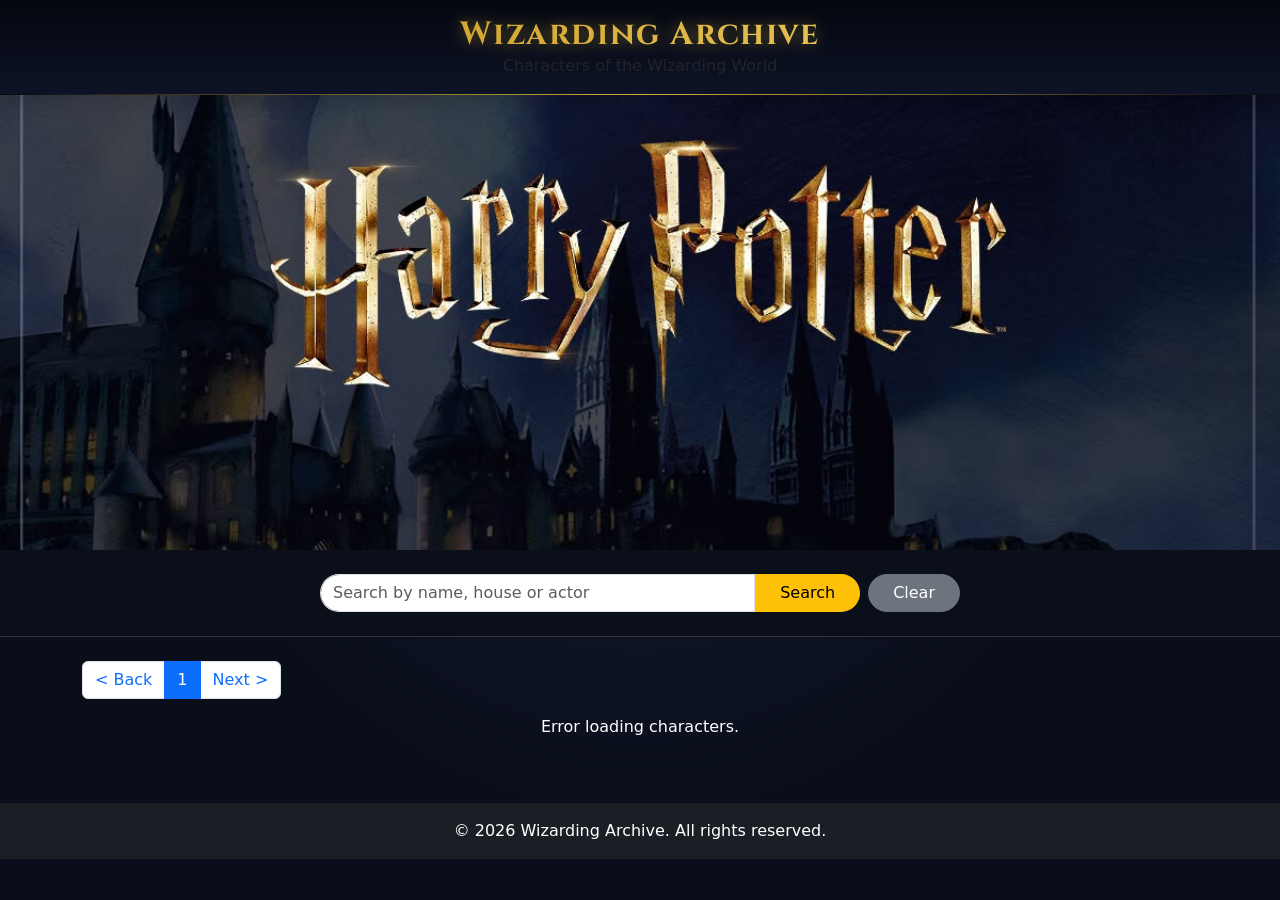
<file: api/index.html>
<!doctype html>
<html lang="en">

<head>
    <meta charset="utf-8">
    <meta name="viewport" content="width=device-width, initial-scale=1">
    <title>API</title>
    <link href="https://cdn.jsdelivr.net/npm/bootstrap@5.3.8/dist/css/bootstrap.min.css" rel="stylesheet"
        integrity="sha384-sRIl4kxILFvY47J16cr9ZwB07vP4J8+LH7qKQnuqkuIAvNWLzeN8tE5YBujZqJLB" crossorigin="anonymous">
    <link rel="stylesheet" href="assets/style.css">
    <link href="https://fonts.googleapis.com/css2?family=Cinzel:wght@500;700&display=swap" rel="stylesheet">
</head>

<body>
    <div class="container-fluid py-3 text-center magic position-fixed top-0 z-1 shadow">
        <div class="h3 mb-0">Wizarding Archive</div>
        <div class="magic-subtitle">Characters of the Wizarding World</div>
    </div>

    <section class="hero-section">
    </section>

    <section class="search-section">

        <div class="container text-center py-4">

            <div class="search-container">

                <div class="d-flex flex-row">
                    <input type="text" class="form-control rounded-start-pill"
                        placeholder="Search by name, house or actor" id="searchInput">

                    <button class="btn btn-warning rounded-end-pill px-4 me-2" onclick="searchCharacter()">
                        Search
                    </button>

                    <button class="btn btn-secondary rounded-pill px-4" onclick="clearSearch()">
                        Clear
                    </button>

                </div>

            </div>

        </div>

    </section>

    <div class="container mt-4">
        <nav aria-label="Page navigation">
            <ul class="pagination">

                <li class="page-item">
                    <button class="page-link" onclick="prev()">
                        < Back </button>
                </li>

                <li class="page-item active">
                    <span class="page-link" id="currentpage">1</span>
                </li>

                <li class="page-item">
                    <button class="page-link" onclick="next()">
                        Next >
                    </button>
                </li>
            </ul>
        </nav>
    </div>

    <div class="container mb-5">
        <div class="row g-4" id="parent">
        </div>
    </div>

    <script src="https://cdn.jsdelivr.net/npm/bootstrap@5.3.8/dist/js/bootstrap.bundle.min.js"
        integrity="sha384-FKyoEForCGlyvwx9Hj09JcYn3nv7wiPVlz7YYwJrWVcXK/BmnVDxM+D2scQbITxI"
        crossorigin="anonymous"></script>
    <script>
        var elParent = document.getElementById("parent");
        var elCurrentPage = document.getElementById("currentpage");
        var inSearchInput = document.getElementById("searchInput");

        const urlParams = new URLSearchParams(window.location.search);

        var page = parseInt(urlParams.get("page")) || 1;
        var value = urlParams.get("value") || "";

        var perPage = 6;
        var finalPage = 1;

        var characters = [];

        inSearchInput.value = value;

        const getCharacters = async () => {

            elParent.innerHTML = "";
            elCurrentPage.innerHTML = page;

            try {

                const response = await fetch('https://potterapi-fedeperin.vercel.app/en/characters');

                if (!response.ok) {
                    throw new Error("Unable to fetch characters");
                }

                var allCharacters = await response.json();

                characters = allCharacters.filter(function (character) {
                    return (
                        (character.fullName || "").toLowerCase().includes(value.toLowerCase()) ||
                        (character.hogwartsHouse || "").toLowerCase().includes(value.toLowerCase()) ||
                        (character.interpretedBy || "").toLowerCase().includes(value.toLowerCase())
                    );
                });

                finalPage = Math.ceil(characters.length / perPage);

                if (finalPage === 0) {
                    finalPage = 1;
                }

                if (page > finalPage) {
                    page = finalPage;
                }

                elCurrentPage.innerHTML = page;

                var start = (page - 1) * perPage;
                var end = start + perPage;

                var displayedCharacters = characters.slice(start, end);

                if (displayedCharacters.length === 0) {
                    elParent.innerHTML =
                        '<p class="text-white text-center">No characters found.</p>';
                    return;
                }

                displayedCharacters.forEach(function (character) {

                    var card = document.createElement("div");
                    card.className = "col-12 col-md-6 col-lg-4";

                    var image = character.image || "";
                    var name = character.fullName || "Unknown";
                    var house = character.hogwartsHouse || "Unknown House";
                    var actor = character.interpretedBy || "Unknown Actor";

                    card.innerHTML = `
                <div class="card h-100 rounded-4 shadow p-3
                            bg-dark bg-opacity-75 text-white">

                    <img src="${image}"
                         class="card-img-top rounded-3"
                         style="height: 200px; object-fit: contain;"
                         alt="Harry Potter character">

                    <div class="card-body text-center">
                        <h5 class="card-title"></h5>
                        <p class="card-text small"></p>
                    </div>

                    <a href="view.html?index=${character.index}&page=${page}&value=${encodeURIComponent(value)}"
                        class="stretched-link"></a>
                   </div>
            `;
                    var cardEl = card.querySelector(".card");
                    cardEl.classList.add("magic-card");
                    cardEl.dataset.house = house;

                    card.querySelector(".card-title").textContent = name;

                    card.querySelector(".card-text").textContent =
                        "House: " + house + " | Actor: " + actor;

                    elParent.appendChild(card);
                });

            } catch (error) {

                console.log(error);

                elParent.innerHTML =
                    '<p class="text-white text-center">Error loading characters.</p>';
            }
        };

        function updatePage() {

            const params = new URLSearchParams();

            if (value) {
                params.set("value", value);
            }

            params.set("page", page);

            window.history.pushState({}, "", "?" + params.toString());

            getCharacters();
        }

        function searchCharacter() {

            value = inSearchInput.value.trim();
            page = 1;

            updatePage();
        }

        function prev() {

            if (page > 1) {
                page -= 1;
                updatePage();
            }
        }

        function next() {

            if (page < finalPage) {
                page += 1;
                updatePage();
            }
        }

        function clearSearch() {
            inSearchInput.value = "";
            value = "";
            page = 1;
            updatePage();
        }

        getCharacters();
    </script>

    <footer class="bg-dark bg-opacity-75 text-white text-center py-3 mt-auto">
        &copy; 2026 Wizarding Archive. All rights reserved.
    </footer>
</body>

</html>
</file>
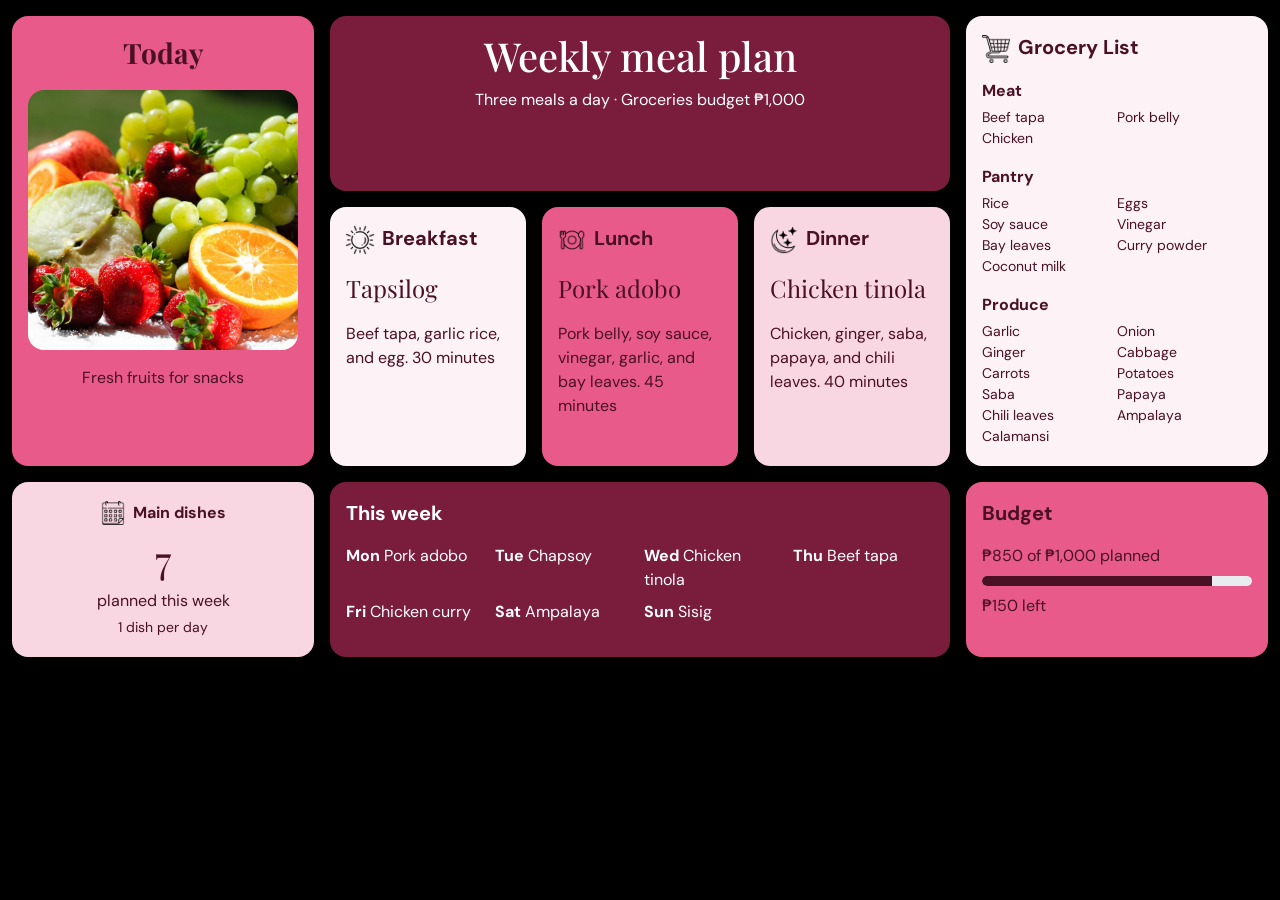
<file: bento_layout/index.html>
<!doctype html>
<html lang="en">

<head>
    <meta charset="utf-8">
    <meta name="viewport" content="width=device-width, initial-scale=1">
    <title>Weekly Meal Plan</title>
    <link href="https://cdn.jsdelivr.net/npm/bootstrap@5.3.8/dist/css/bootstrap.min.css" rel="stylesheet"
        integrity="sha384-sRIl4kxILFvY47J16cr9ZwB07vP4J8+LH7qKQnuqkuIAvNWLzeN8tE5YBujZqJLB" crossorigin="anonymous">
    <link
        href="https://fonts.googleapis.com/css2?family=DM+Sans:wght@400;500&family=Playfair+Display:wght@500&display=swap"
        rel="stylesheet">
</head>

<body style="background-color: #000000; font-family: 'DM Sans', sans-serif;">
    <div class="container-fluid mt-3 pb-3">
        <div class="row g-3">

            <div class="col-xl-3">
                <div class="p-3 border-0 rounded-4 mb-3"
                    style="min-height: 450px; text-align: center; background-color: #e85a8a; color: #4a1023;">
                    <p class="fs-3" style="font-family: 'Playfair Display', serif;"><b>Today</b></p>
                    <img src="img/img.jpg" alt="Fruit platter" class="w-100 rounded-4"
                        style="height: 260px; object-fit: cover;">
                    <p class="mt-3 mb-0">Fresh fruits for snacks</p>
                </div>
                <div class="p-3 border-0 rounded-4 d-flex flex-column justify-content-center text-center"
                    style="min-height: 175px; background-color: #f8d7e2; color: #4a1023;">
                    <p class="fs-6 mb-1"><b><img src="img/calendar.png" alt="Calendar icon" class="me-2 align-middle"
                                style="width: 24px;">Main dishes</b></p>
                    <p class="fs-1 mb-0" style="font-family: 'Playfair Display', serif;">7</p>
                    <p class="mb-1">planned this week</p>
                    <p class="small mb-0">1 dish per day</p>
                </div>
            </div>

            <div class="col-xl-6">

                <div class="row g-3 mb-3">
                    <div class="col-12">
                        <div class="p-3 border-0 rounded-4"
                            style="min-height: 175px; text-align: center; background-color: #7a1d3d; color: #ffffff;">
                            <h1 style="font-family: 'Playfair Display', serif;">Weekly meal plan</h1>
                            <p>Three meals a day · Groceries budget ₱1,000</p>
                        </div>
                    </div>
                </div>

                <div class="row g-3 mb-3">
                    <div class="col-12 col-md-4">
                        <div class="p-3 border-0 rounded-4"
                            style="min-height: 259px; background-color: #fdf2f5; color: #4a1023;">
                            <p class="fs-5"><b><img src="img/sun.png" alt="Sun icon" class="me-2 align-middle"
                                        style="width: 28px;">Breakfast</b></p>
                            <p class="fs-4" style="font-family: 'Playfair Display', serif;">Tapsilog</p>
                            <p>Beef tapa, garlic rice, and egg. 30 minutes</p>
                        </div>
                    </div>
                    <div class="col-12 col-md-4">
                        <div class="p-3 border-0 rounded-4"
                            style="min-height: 259px; background-color: #e85a8a; color: #4a1023;">
                            <p class="fs-5"><b><img src="img/restaurant.png" alt="Restaurant icon"
                                        class="me-2 align-middle" style="width: 28px;">Lunch</b></p>
                            <p class="fs-4" style="font-family: 'Playfair Display', serif;">Pork adobo</p>
                            <p>Pork belly, soy sauce, vinegar, garlic, and bay leaves. 45 minutes</p>
                        </div>
                    </div>
                    <div class="col-12 col-md-4">
                        <div class="p-3 border-0 rounded-4"
                            style="min-height: 259px; background-color: #f8d7e2; color: #4a1023;">
                            <p class="fs-5"><b><img src="img/night.png" alt="Moon icon" class="me-2 align-middle"
                                        style="width: 28px;">Dinner</b></p>
                            <p class="fs-4" style="font-family: 'Playfair Display', serif;">Chicken tinola</p>
                            <p>Chicken, ginger, saba, papaya, and chili leaves. 40 minutes</p>
                        </div>
                    </div>
                </div>

                <div class="row g-3">
                    <div class="col-12">
                        <div class="p-3 border-0 rounded-4"
                            style="min-height: 175px; background-color: #7a1d3d; color: #ffffff;">
                            <p class="fs-5"><b>This week</b></p>
                            <div class="row row-cols-2 row-cols-md-4 g-2">
                                <div class="col"><b>Mon</b> Pork adobo</div>
                                <div class="col"><b>Tue</b> Chapsoy</div>
                                <div class="col"><b>Wed</b> Chicken tinola</div>
                                <div class="col"><b>Thu</b> Beef tapa</div>
                                <div class="col"><b>Fri</b> Chicken curry</div>
                                <div class="col"><b>Sat</b> Ampalaya</div>
                                <div class="col"><b>Sun</b> Sisig</div>
                            </div>
                        </div>
                    </div>
                </div>

            </div>

            <div class="col-xl-3">
                <div class="p-3 border-0 rounded-4 mb-3"
                    style="min-height: 450px; background-color: #fdf2f5; color: #4a1023;">
                    <p class="fs-5"><b><img src="img/shopping-cart.png" alt="Shopping cart icon"
                                class="me-2 align-middle" style="width: 28px;">Grocery List</b></p>
                    <p class="fw-bold mb-1">Meat</p>
                    <ul class="list-unstyled mb-3 row row-cols-2 g-0 small">
                        <li class="col">Beef tapa</li>
                        <li class="col">Pork belly</li>
                        <li class="col">Chicken</li>
                    </ul>

                    <p class="fw-bold mb-1">Pantry</p>
                    <ul class="list-unstyled mb-3 row row-cols-2 g-0 small">
                        <li class="col">Rice</li>
                        <li class="col">Eggs</li>
                        <li class="col">Soy sauce</li>
                        <li class="col">Vinegar</li>
                        <li class="col">Bay leaves</li>
                        <li class="col">Curry powder</li>
                        <li class="col">Coconut milk</li>
                    </ul>

                    <p class="fw-bold mb-1">Produce</p>
                    <ul class="list-unstyled mb-0 row row-cols-2 g-0 small">
                        <li class="col">Garlic</li>
                        <li class="col">Onion</li>
                        <li class="col">Ginger</li>
                        <li class="col">Cabbage</li>
                        <li class="col">Carrots</li>
                        <li class="col">Potatoes</li>
                        <li class="col">Saba</li>
                        <li class="col">Papaya</li>
                        <li class="col">Chili leaves</li>
                        <li class="col">Ampalaya</li>
                        <li class="col">Calamansi</li>
                    </ul>
                </div>
                <div class="p-3 border-0 rounded-4"
                    style="min-height: 175px; background-color: #e85a8a; color: #4a1023;">
                    <p class="fs-5"><b>Budget</b></p>
                    <p class="mb-2">₱850 of ₱1,000 planned</p>
                    <div class="progress" style="height: 10px;">
                        <div class="progress-bar" role="progressbar" style="width: 85%; background-color: #4a1023;">
                        </div>
                    </div>
                    <p class="mt-2 mb-0">₱150 left</p>
                </div>
            </div>
        </div>
    </div>

    <script src="https://cdn.jsdelivr.net/npm/bootstrap@5.3.8/dist/js/bootstrap.bundle.min.js"
        integrity="sha384-FKyoEForCGlyvwx9Hj09JcYn3nv7wiPVlz7YYwJrWVcXK/BmnVDxM+D2scQbITxI"
        crossorigin="anonymous">
    </script>
</body>

</html>
</file>
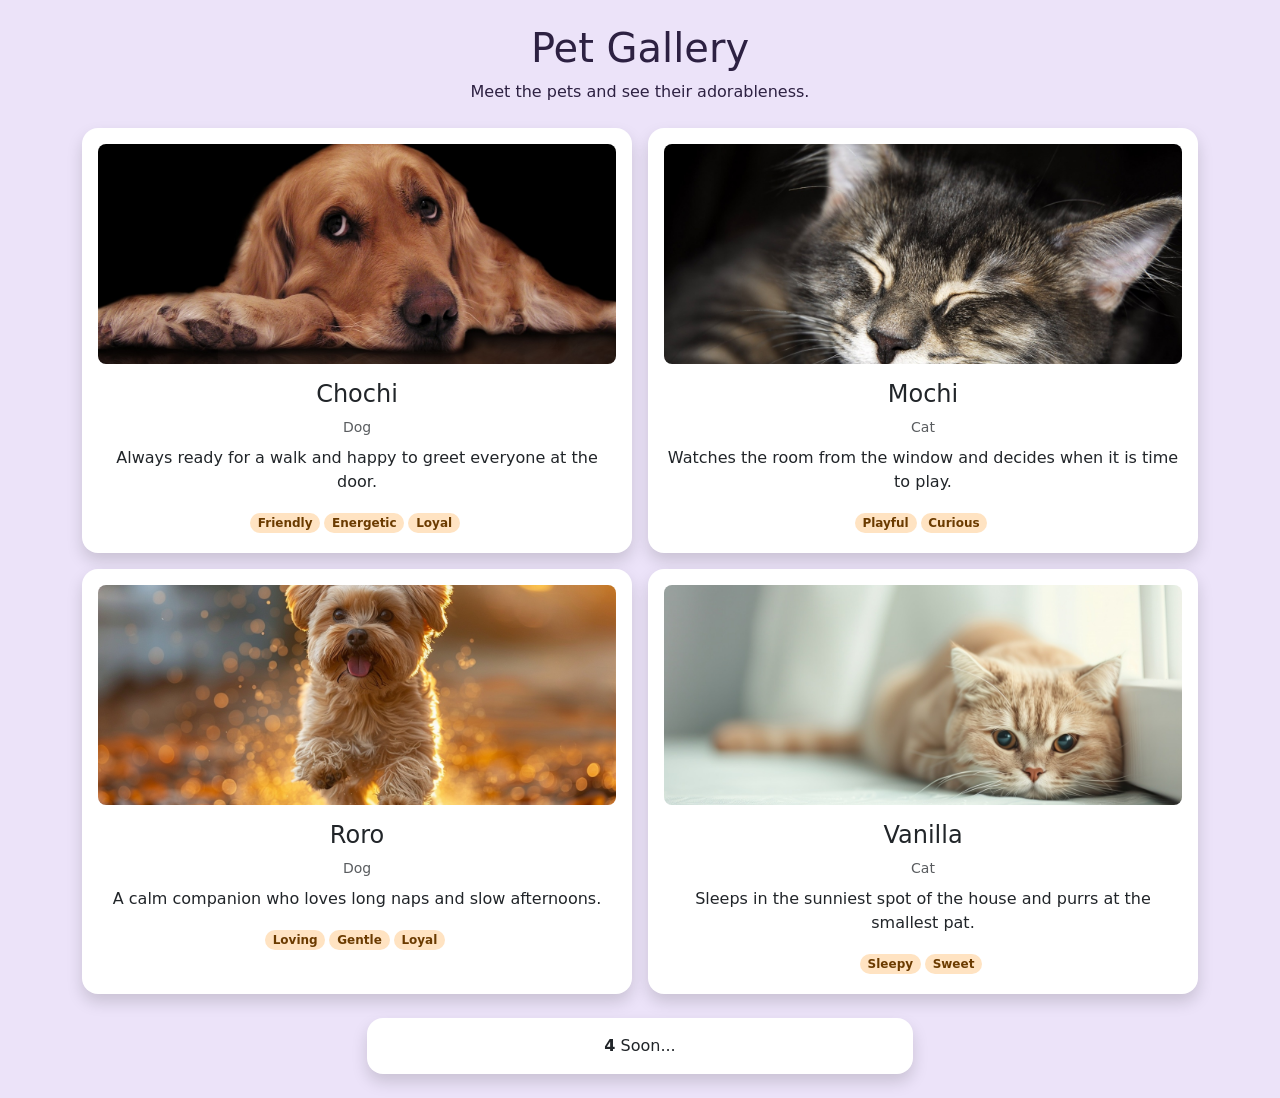
<file: json/index.html>
<!doctype html>
<html lang="en">

<head>
  <meta charset="utf-8">
  <meta name="viewport" content="width=device-width, initial-scale=1">
  <title>Pet Gallery</title>

  <link href="https://cdn.jsdelivr.net/npm/bootstrap@5.3.8/dist/css/bootstrap.min.css" rel="stylesheet"
    integrity="sha384-sRIl4kxILFvY47J16cr9ZwB07vP4J8+LH7qKQnuqkuIAvNWLzeN8tE5YBujZqJLB" crossorigin="anonymous">
</head>

<body style="background-color: #ece3f9; color: #2d2142;">

  <h1 class="text-center mt-4">Pet Gallery</h1>
  <p class="text-center mb-0">
    Meet the pets and see their adorableness.
  </p>

  <div class="container mt-4 pb-4">

    <div class="row g-3" id="pets">
    </div>

    <div class="row justify-content-center mt-4">
      <div class="col-md-6">
        <div class="card text-center shadow rounded-4 border-0">
          <div class="card-body" id="summary">
          </div>
        </div>
      </div>
    </div>

  </div>

  <script src="https://cdn.jsdelivr.net/npm/bootstrap@5.3.8/dist/js/bootstrap.bundle.min.js"
    integrity="sha384-FKyoEForCGlyvwx9Hj09JcYn3nv7wiPVlz7YYwJrWVcXK/BmnVDxM+D2scQbITxI" crossorigin="anonymous">
    </script>

  <script>

    var pets = [
      {
        name: "Chochi",
        kind: "Dog",
        image: "img/chochi.jpg",
        description: "Always ready for a walk and happy to greet everyone at the door.",
        traits: ["Friendly", "Energetic", "Loyal"],
      },
      {
        name: "Mochi",
        kind: "Cat",
        image: "img/mochy.jpg",
        description: "Watches the room from the window and decides when it is time to play.",
        traits: ["Playful", "Curious"],
      },
      {
        name: "Roro",
        kind: "Dog",
        image: "img/roro.jpg",
        description: "A calm companion who loves long naps and slow afternoons.",
        traits: ["Loving", "Gentle", "Loyal"],
      },
      {
        name: "Vanilla",
        kind: "Cat",
        image: "img/vanilla.jpg",
        description: "Sleeps in the sunniest spot of the house and purrs at the smallest pat.",
        traits: ["Sleepy", "Sweet"],
      },
    ];

    var elPets = document.getElementById("pets");

    for (var i = 0; i < pets.length; i++) {

      var traitsHtml = "";

      for (var j = 0; j < pets[i].traits.length; j++) {
        traitsHtml +=
          `<span class="badge rounded-pill me-1 mb-1"
          style="background-color: #ffe3c2; color: #6b3b00;">`
          + pets[i].traits[j] +
          `</span>`;
      }

      elPets.innerHTML +=
        `<div class="col-md-6">
          <div class="card h-100 text-center shadow rounded-4 border-0">
            <div class="card-body">

              <img src="` + pets[i].image + `" 
                alt="` + pets[i].kind + `"
                class="w-100 mb-3 rounded-3"
                style="height: 220px; object-fit: cover;">

              <h2 class="h4 card-title">`
        + pets[i].name +
        `</h2>

              <p class="text-body-secondary small mb-2">`
        + pets[i].kind +
        `</p>

              <p class="card-text">`
        + pets[i].description +
        `</p>

              <div>`
        + traitsHtml +
        `</div>

            </div>
          </div>
        </div>`;
    }

    document.getElementById("summary").innerHTML =
      `<b>` + pets.length + `</b> Soon...`;

  </script>
</body>

</html>
</file>
<file: api/assets/style.css>
body {
    background-color: #0b0f1a;
    min-height: 100vh;
}

.hero-section {
    background-image: url("../img/hp.jpg");
    background-size: cover;
    background-position: center;
    background-repeat: no-repeat;

    height: 550px;
}

.search-section {
    background-color: #0b0f1a;
    border-bottom: 1px solid #343434;
}

.search-container {
    max-width: 640px;
    margin-left: auto;
    margin-right: auto;
}

body {
    background: radial-gradient(ellipse at top, #1b2340 0%, #0a0e1a 65%);
    background-attachment: fixed;
}

.card-title,
.h3 {
    font-family: 'Cinzel', serif;
    letter-spacing: 0.05em;
}

.magic-card {
    --glow: 212, 175, 55; 
    border: 1px solid rgba(var(--glow), 0.35);
    transition: transform 0.3s ease, box-shadow 0.3s ease;
}

.magic-card:hover {
    transform: translateY(-6px);
    box-shadow: 0 0 25px rgba(var(--glow), 0.5) !important; 
}

.magic-card .card-img-top {
    border: 2px solid rgba(var(--glow), 0.6);
    background: #000;
    filter: sepia(0.25);
    transition: filter 0.3s ease;
}

.magic-card:hover .card-img-top {
    filter: sepia(0);
}

.magic-card[data-house="Gryffindor"] { --glow: 220, 60, 50; }
.magic-card[data-house="Slytherin"]  { --glow: 42, 170, 90; }
.magic-card[data-house="Hufflepuff"] { --glow: 255, 200, 0; }
.magic-card[data-house="Ravenclaw"]  { --glow: 60, 120, 230; }

.magic {
    background: linear-gradient(180deg, #05070f 0%, #0d1326 100%);
    border-bottom: 1px solid;
    border-image: linear-gradient(90deg, transparent, #d4af37, transparent) 1;
    box-shadow: 0 6px 25px rgba(212, 175, 55, 0.15);
}

.magic .h3 {
    font-size: 2rem;
    font-weight: 700;
    background: linear-gradient(90deg, #b8860b, #ffe27a, #b8860b);
    background-size: 200% auto;
    -webkit-background-clip: text;
    background-clip: text;
    color: transparent;
    filter: drop-shadow(0 0 8px rgba(212, 175, 55, 0.5));
    animation: shimmer 4s linear infinite;
}

#imageContainer {
    background: linear-gradient(145deg, #151d35, #080c18);
    border: 1px solid rgba(212, 175, 55, 0.5);
    box-shadow: 0 0 20px rgba(212, 175, 55, 0.15);
}

#image {
    filter: drop-shadow(0 0 10px rgba(212, 175, 55, 0.2));
}

#name {
    font-family: 'Cinzel', serif;
    color: #ffe27a;
}

#house {
    border: 1px solid #d4af37;
    background: #151d35;
    color: #ffe27a;
}
</file>
